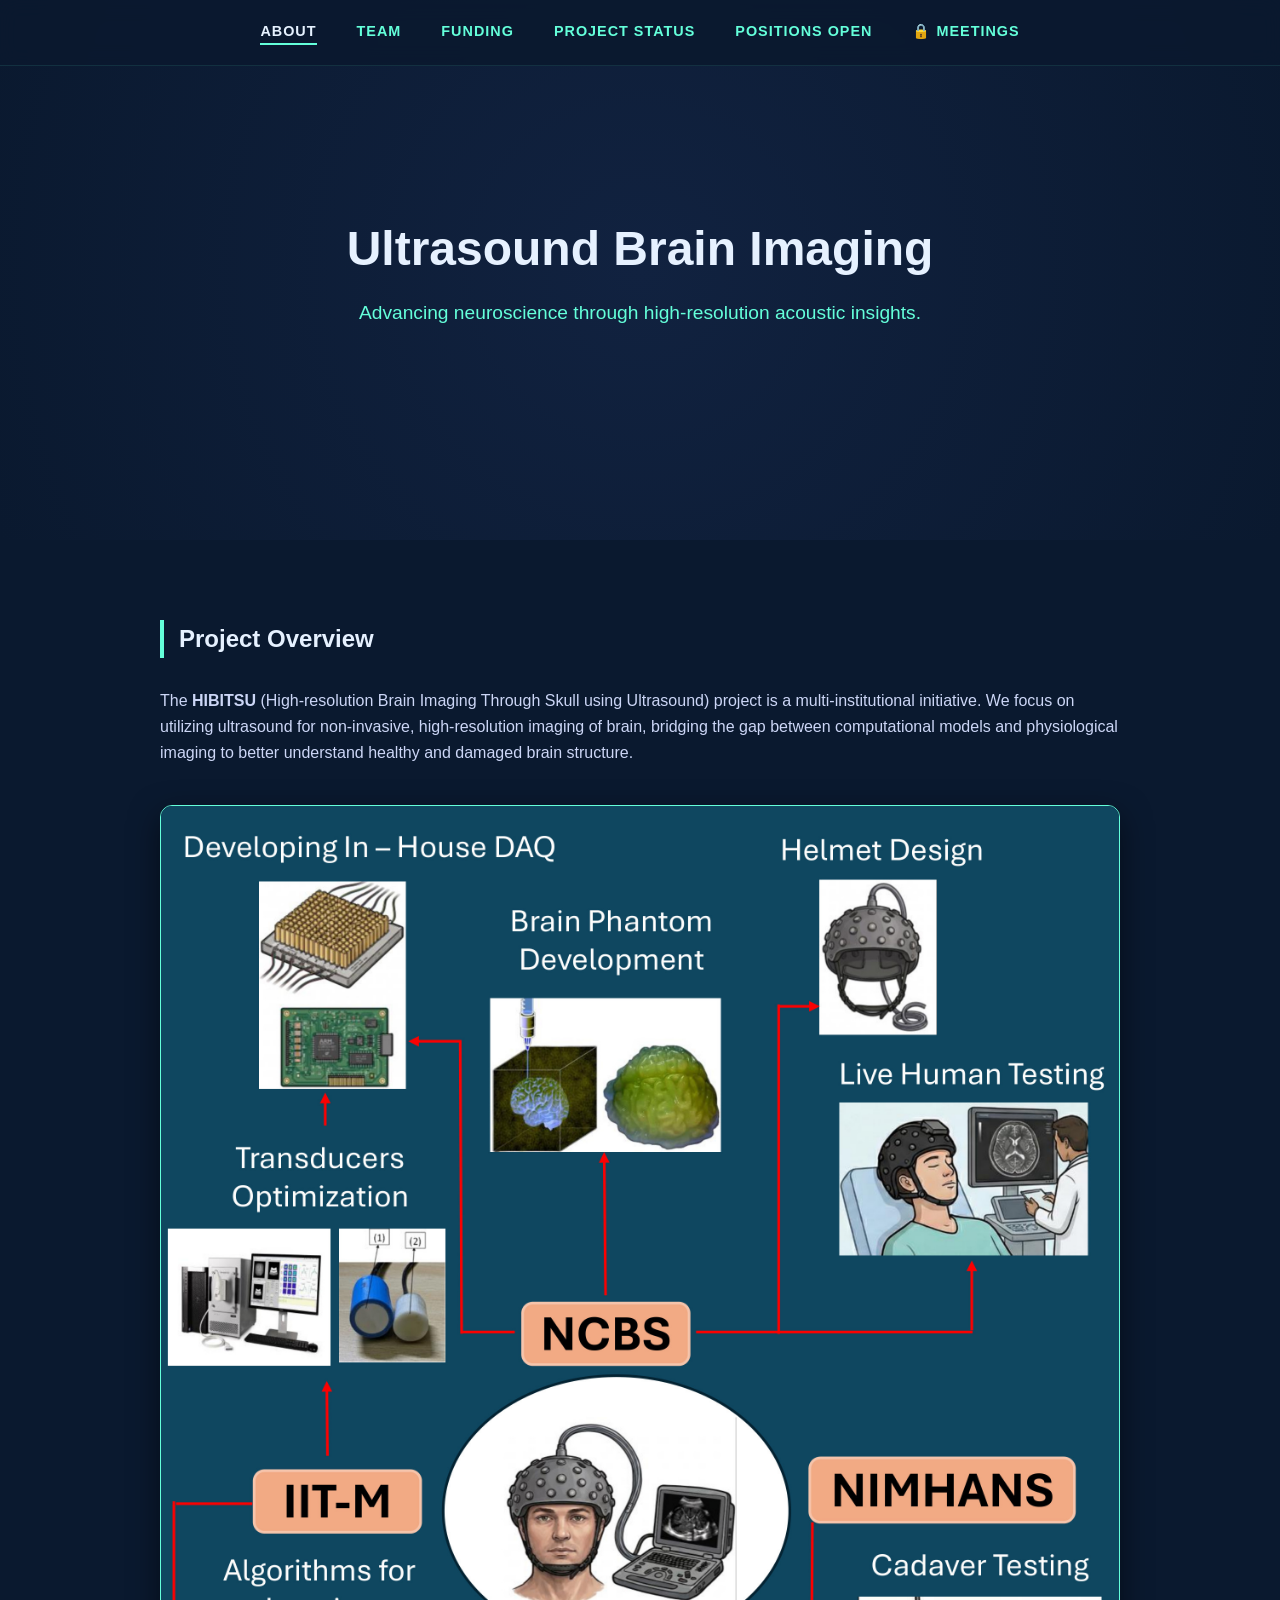
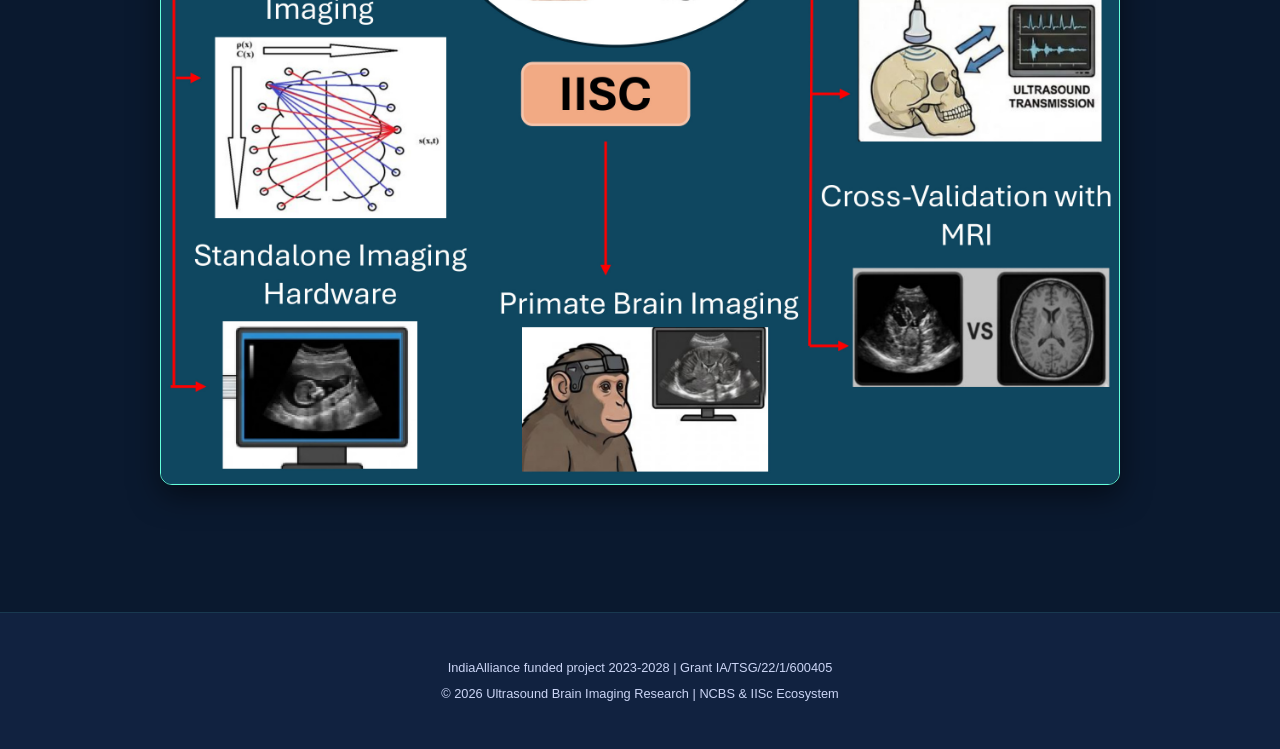
<file: index.html>
<!DOCTYPE html>
<html lang="en">
<head>
    <meta charset="UTF-8">
    <meta name="viewport" content="width=device-width, initial-scale=1.0">
    <title>High-Resolution Brain Imaging | HIBITSU</title>
    <link rel="stylesheet" href="style.css">
    <style>
        .intro-container {
            margin-top: 40px;
            text-align: center;
        }
        .intro-img {
            max-width: 100%;
            height: auto;
            border-radius: 12px;
            border: 1px solid var(--accent);
            box-shadow: 0 10px 30px rgba(0,0,0,0.5);
        }
    </style>
</head>
<body>

    <nav>
        <a href="index.html" style="color: var(--white); border-bottom: 2px solid var(--accent);">About</a>
        <a href="team.html">Team</a>
        <a href="funding.html">Funding</a>
        <a href="status.html">Project Status</a>
        <a href="positions.html">Positions Open</a>
        <a href="private.html">🔒 Meetings</a>
    </nav>

    <header>
        <h1>Ultrasound Brain Imaging</h1>
        <p>Advancing neuroscience through high-resolution acoustic insights.</p>
    </header>

    <section id="about">
        <h2>Project Overview</h2>
        <p>
            The <strong>HIBITSU</strong> (High-resolution Brain Imaging Through Skull using Ultrasound) project is a multi-institutional 
            initiative. We focus on utilizing ultrasound for non-invasive, high-resolution imaging of brain, 
            bridging the gap between computational models and physiological imaging to better understand healthy and damaged brain structure.
        </p>
        
        <div class="intro-container">
            <img src="intro.png" alt="HIBITSU Project Introduction" class="intro-img">
        </div>
    </section>

    <footer id="funding">
        <p>IndiaAlliance funded project 2023-2028 | Grant IA/TSG/22/1/600405</p>
        <p>&copy; 2026 Ultrasound Brain Imaging Research | NCBS & IISc Ecosystem</p>
    </footer>

</body>
</html>
</file>
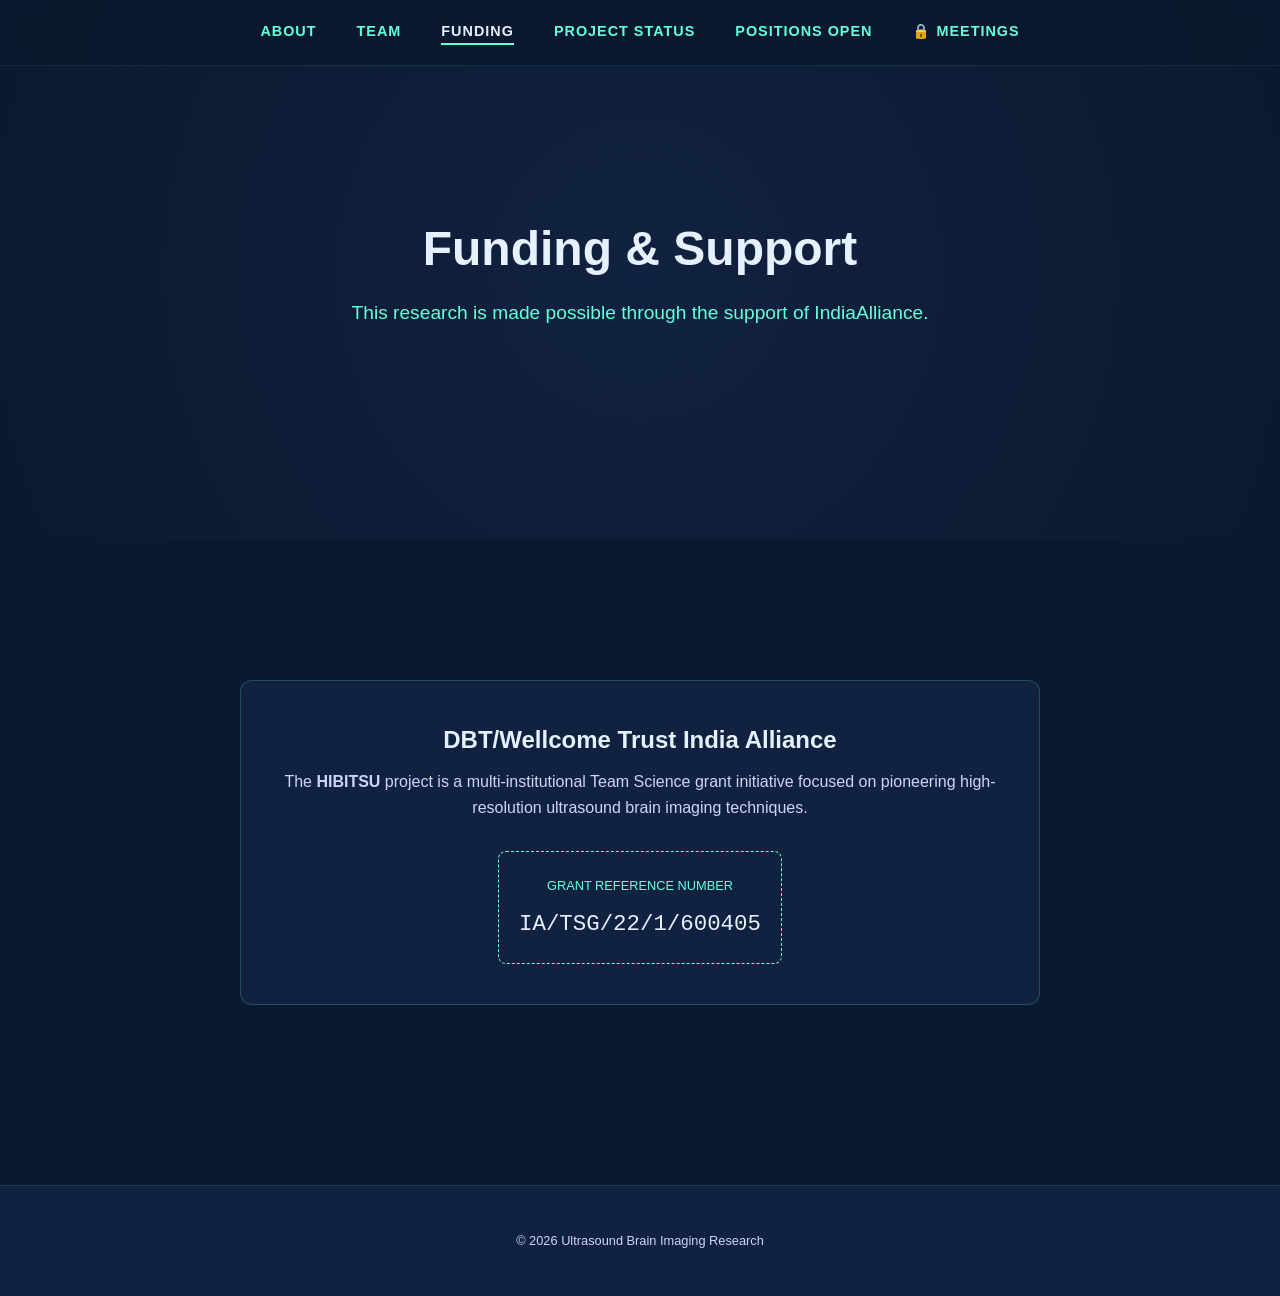
<file: funding.html>
<!DOCTYPE html>
<html lang="en">
<head>
    <meta charset="UTF-8">
    <meta name="viewport" content="width=device-width, initial-scale=1.0">
    <title>Funding | HIBITSU Project</title>
    <link rel="stylesheet" href="style.css">
    <style>
        .funding-container {
            max-width: 800px;
            margin: 60px auto;
            text-align: center;
            background: var(--light-navy);
            padding: 40px;
            border-radius: 12px;
            border: 1px solid rgba(100, 255, 218, 0.2);
        }
        .grant-box {
            margin-top: 30px;
            padding: 20px;
            border: 1px dashed var(--accent);
            display: inline-block;
            border-radius: 8px;
        }
        .grant-number {
            font-family: 'Courier New', Courier, monospace;
            font-size: 1.4rem;
            color: var(--white);
            display: block;
            margin-top: 10px;
        }
        .agency-logo {
            font-weight: bold;
            font-size: 1.5rem;
            color: var(--white);
            margin-bottom: 10px;
        }
    </style>
</head>
<body>

    <nav>
        <a href="index.html">About</a>
        <a href="team.html">Team</a>
        <a href="funding.html" style="color: var(--white); border-bottom: 2px solid var(--accent);">Funding</a>
	<a href="status.html">Project Status</a>
	<a href="positions.html">Positions Open</a>
        <a href="private.html">🔒 Meetings</a>
    </nav>

    <header>
        <h1>Funding & Support</h1>
        <p>This research is made possible through the support of IndiaAlliance.</p>
    </header>

    <section>
        <div class="funding-container">
            <div class="agency-logo">DBT/Wellcome Trust India Alliance</div>
            <p>The <strong>HIBITSU</strong> project is a multi-institutional Team Science grant initiative focused on pioneering high-resolution ultrasound brain imaging techniques.</p>
            
            <div class="grant-box">
                <span style="color: var(--accent); text-transform: uppercase; font-size: 0.8rem;">Grant Reference Number</span>
                <span class="grant-number">IA/TSG/22/1/600405</span>
            </div>
        </div>
    </section>

    <footer>
        <p>&copy; 2026 Ultrasound Brain Imaging Research</p>
    </footer>

</body>
</html>
</file>
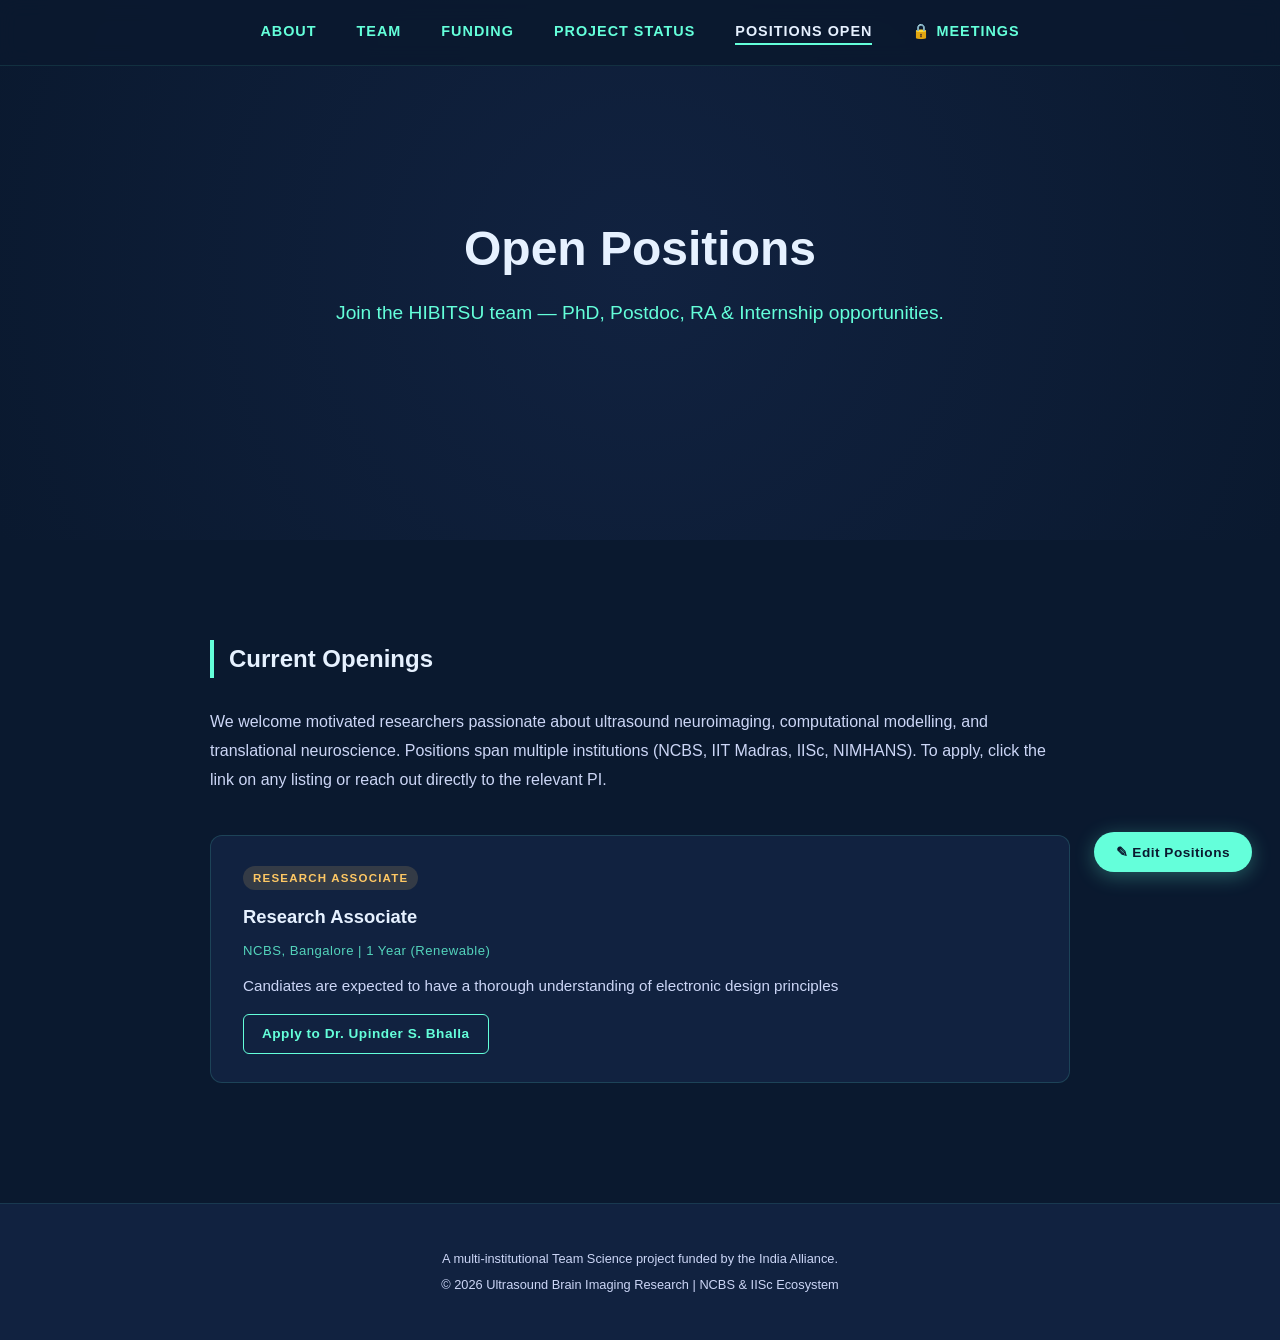
<file: positions.html>
<!DOCTYPE html>
<html lang="en">
<head>
    <meta charset="UTF-8">
    <meta name="viewport" content="width=device-width, initial-scale=1.0">
    <title>Open Positions | HIBITSU Project</title>
    <link rel="stylesheet" href="style.css">
    <style>
        /* ── Page-specific styles ── */
        .positions-section {
            max-width: 900px;
            margin: 80px auto 60px;
            padding: 20px;
        }

        .section-intro {
            margin-bottom: 40px;
            color: var(--text);
            font-size: 1rem;
            line-height: 1.8;
        }

        /* Position cards */
        .positions-list {
            display: flex;
            flex-direction: column;
            gap: 24px;
        }

        .position-card {
            background: var(--light-navy);
            border: 1px solid rgba(100,255,218,0.15);
            border-radius: 12px;
            padding: 28px 32px;
            transition: border-color 0.3s, transform 0.3s;
            position: relative;
        }

        .position-card:hover {
            border-color: var(--accent);
            transform: translateY(-3px);
        }

        .position-card .badge {
            display: inline-block;
            font-size: 0.72rem;
            font-weight: 700;
            letter-spacing: 1.2px;
            text-transform: uppercase;
            padding: 3px 10px;
            border-radius: 20px;
            margin-bottom: 12px;
        }

        .badge-phd    { background: rgba(100,255,218,0.15); color: var(--accent); }
        .badge-postdoc{ background: rgba(100,180,255,0.15); color: #64b8ff; }
        .badge-ra     { background: rgba(255,200,100,0.15); color: #ffc864; }
        .badge-intern { background: rgba(220,130,255,0.15); color: #dc82ff; }

        .position-card h3 {
            color: var(--white);
            font-size: 1.15rem;
            margin-bottom: 8px;
        }

        .position-card .meta {
            font-size: 0.82rem;
            color: var(--accent);
            opacity: 0.8;
            margin-bottom: 12px;
            letter-spacing: 0.5px;
        }

        .position-card p {
            color: var(--text);
            font-size: 0.95rem;
            line-height: 1.7;
        }

        .apply-link {
            display: inline-block;
            margin-top: 16px;
            padding: 8px 18px;
            border: 1px solid var(--accent);
            border-radius: 6px;
            color: var(--accent);
            text-decoration: none;
            font-size: 0.85rem;
            font-weight: 600;
            letter-spacing: 0.5px;
            transition: background 0.2s, color 0.2s;
        }

        .apply-link:hover {
            background: rgba(100,255,218,0.1);
        }

        /* Empty state */
        .empty-state {
            text-align: center;
            padding: 60px 20px;
            color: var(--text);
            opacity: 0.5;
        }

        .empty-state svg { margin-bottom: 16px; opacity: 0.4; }

        /* ── Admin toolbar ── */
        .admin-bar {
            position: fixed;
            bottom: 28px;
            right: 28px;
            z-index: 900;
        }

        .admin-bar button {
            background: var(--accent);
            color: var(--navy);
            border: none;
            border-radius: 50px;
            padding: 12px 22px;
            font-weight: 700;
            font-size: 0.85rem;
            letter-spacing: 0.5px;
            cursor: pointer;
            box-shadow: 0 4px 20px rgba(100,255,218,0.3);
            transition: transform 0.2s, box-shadow 0.2s;
        }

        .admin-bar button:hover {
            transform: translateY(-2px);
            box-shadow: 0 6px 24px rgba(100,255,218,0.45);
        }

        /* ── Overlay / Modal ── */
        .overlay {
            display: none;
            position: fixed; inset: 0;
            background: rgba(0,0,0,0.75);
            backdrop-filter: blur(4px);
            z-index: 1100;
            align-items: center;
            justify-content: center;
        }

        .overlay.active { display: flex; }

        .modal {
            background: var(--light-navy);
            border: 1px solid rgba(100,255,218,0.25);
            border-radius: 16px;
            width: 96%;
            max-width: 560px;
            padding: 36px 36px 28px;
            position: relative;
            max-height: 90vh;
            overflow-y: auto;
        }

        .modal h2 {
            color: var(--white);
            border-left: 4px solid var(--accent);
            padding-left: 14px;
            margin-bottom: 24px;
            font-size: 1.2rem;
        }

        .modal-close {
            position: absolute;
            top: 16px; right: 20px;
            background: none;
            border: none;
            color: var(--text);
            font-size: 1.4rem;
            cursor: pointer;
            opacity: 0.6;
            transition: opacity 0.2s;
        }

        .modal-close:hover { opacity: 1; }

        /* Form elements */
        .form-group {
            margin-bottom: 18px;
        }

        .form-group label {
            display: block;
            font-size: 0.8rem;
            font-weight: 600;
            text-transform: uppercase;
            letter-spacing: 1px;
            color: var(--accent);
            margin-bottom: 7px;
        }

        .form-group input,
        .form-group select,
        .form-group textarea {
            width: 100%;
            background: rgba(10,25,47,0.8);
            border: 1px solid rgba(100,255,218,0.2);
            border-radius: 8px;
            padding: 10px 14px;
            color: var(--white);
            font-size: 0.95rem;
            font-family: inherit;
            transition: border-color 0.2s;
            outline: none;
        }

        .form-group input:focus,
        .form-group select:focus,
        .form-group textarea:focus {
            border-color: var(--accent);
        }

        .form-group textarea {
            min-height: 90px;
            resize: vertical;
        }

        .form-group select option {
            background: var(--navy);
        }

        .form-actions {
            display: flex;
            gap: 12px;
            margin-top: 24px;
        }

        .btn-primary {
            flex: 1;
            background: var(--accent);
            color: var(--navy);
            border: none;
            border-radius: 8px;
            padding: 11px;
            font-weight: 700;
            font-size: 0.9rem;
            cursor: pointer;
            transition: opacity 0.2s;
        }

        .btn-primary:hover { opacity: 0.85; }

        .btn-secondary {
            flex: 1;
            background: transparent;
            color: var(--text);
            border: 1px solid rgba(100,255,218,0.25);
            border-radius: 8px;
            padding: 11px;
            font-weight: 600;
            font-size: 0.9rem;
            cursor: pointer;
            transition: border-color 0.2s;
        }

        .btn-secondary:hover { border-color: var(--accent); color: var(--accent); }

        /* Error / success messages */
        .msg-error   { color: #ff6b6b; font-size: 0.85rem; margin-top: 8px; }
        .msg-success { color: var(--accent); font-size: 0.85rem; margin-top: 8px; }

        /* Edit / delete buttons on cards (admin mode) */
        .card-actions {
            position: absolute;
            top: 16px; right: 16px;
            display: none;
            gap: 8px;
        }

        body.admin-mode .card-actions { display: flex; }

        .card-actions button {
            background: rgba(10,25,47,0.9);
            border: 1px solid rgba(100,255,218,0.25);
            border-radius: 6px;
            padding: 5px 10px;
            font-size: 0.78rem;
            font-weight: 600;
            cursor: pointer;
            transition: border-color 0.2s, color 0.2s;
        }

        .btn-edit   { color: var(--accent); }
        .btn-delete { color: #ff6b6b; }

        .btn-edit:hover   { border-color: var(--accent); }
        .btn-delete:hover { border-color: #ff6b6b; }

        /* Admin mode indicator */
        .admin-indicator {
            display: none;
            position: fixed;
            top: 72px; right: 16px;
            background: rgba(100,255,218,0.1);
            border: 1px solid var(--accent);
            border-radius: 8px;
            padding: 6px 14px;
            font-size: 0.75rem;
            font-weight: 700;
            color: var(--accent);
            letter-spacing: 1px;
            text-transform: uppercase;
            z-index: 800;
        }

        body.admin-mode .admin-indicator { display: block; }
    </style>
</head>
<body>

<nav>
    <a href="index.html">About</a>
    <a href="team.html">Team</a>
    <a href="funding.html">Funding</a>
    <a href="status.html">Project Status</a>
    <a href="positions.html" style="color: var(--white); border-bottom: 2px solid var(--accent);">Positions Open</a>
    <a href="private.html">🔒 Meetings</a>
</nav>

<header>
    <h1>Open Positions</h1>
    <p>Join the HIBITSU team — PhD, Postdoc, RA & Internship opportunities.</p>
</header>

<div class="admin-indicator">✎ Admin Mode</div>

<section class="positions-section">
    <h2>Current Openings</h2>
    <p class="section-intro">
        We welcome motivated researchers passionate about ultrasound neuroimaging,
        computational modelling, and translational neuroscience. Positions span
        multiple institutions (NCBS, IIT Madras, IISc, NIMHANS). To apply, click
        the link on any listing or reach out directly to the relevant PI.
    </p>

    <div class="positions-list" id="positionsList">
        <!-- positions rendered here by JS -->
    </div>
</section>

<footer>
    <p>A multi-institutional Team Science project funded by the India Alliance.</p>
    <p>&copy; 2026 Ultrasound Brain Imaging Research | NCBS &amp; IISc Ecosystem</p>
</footer>

<!-- Admin FAB -->
<div class="admin-bar">
    <button id="adminBtn" onclick="openAuth()">✎ Edit Positions</button>
</div>

<!-- ── Password Modal ── -->
<div class="overlay" id="authOverlay">
    <div class="modal">
        <button class="modal-close" onclick="closeModal('authOverlay')">×</button>
        <h2>Admin Access</h2>
        <div class="form-group">
            <label>Password</label>
            <input type="password" id="pwInput" placeholder="Enter admin password" onkeydown="if(event.key==='Enter')checkPassword()">
        </div>
        <div id="pwError" class="msg-error" style="display:none">Incorrect password. Try again.</div>
        <div class="form-actions">
            <button class="btn-primary" onclick="checkPassword()">Unlock</button>
            <button class="btn-secondary" onclick="closeModal('authOverlay')">Cancel</button>
        </div>
    </div>
</div>

<!-- ── Add / Edit Position Modal ── -->
<div class="overlay" id="editOverlay">
    <div class="modal">
        <button class="modal-close" onclick="closeModal('editOverlay')">×</button>
        <h2 id="editModalTitle">Add Position</h2>

        <div class="form-group">
            <label>Position Title *</label>
            <input type="text" id="fTitle" placeholder="e.g. PhD Student – Computational Neuroscience">
        </div>
        <div class="form-group">
            <label>Type *</label>
            <select id="fType">
                <option value="phd">PhD Student</option>
                <option value="postdoc">Postdoc</option>
                <option value="ra">Research Associate</option>
                <option value="intern">Intern / Project Student</option>
            </select>
        </div>
        <div class="form-group">
            <label>Institution / Location</label>
            <input type="text" id="fMeta" placeholder="e.g. NCBS, Bangalore | 5 Years">
        </div>
        <div class="form-group">
            <label>Description *</label>
            <textarea id="fDesc" placeholder="Describe the role, responsibilities, and required background…"></textarea>
        </div>
        <div class="form-group">
            <label>Apply / Contact Link</label>
            <input type="text" id="fLink" placeholder="mailto:pi@institution.in  or  https://…">
        </div>
        <div class="form-group">
            <label>Apply Button Label</label>
            <input type="text" id="fLinkLabel" placeholder="Apply Now">
        </div>

        <div id="editError" class="msg-error" style="display:none">Please fill in all required fields.</div>
        <div class="form-actions">
            <button class="btn-primary" onclick="savePosition()">Save Position</button>
            <button class="btn-secondary" onclick="closeModal('editOverlay')">Cancel</button>
        </div>
    </div>
</div>

<!-- ── Confirm Delete Modal ── -->
<div class="overlay" id="deleteOverlay">
    <div class="modal" style="max-width:400px; text-align:center">
        <button class="modal-close" onclick="closeModal('deleteOverlay')">×</button>
        <h2 style="border:none; padding:0; margin-bottom:12px; justify-content:center; display:flex;">Delete Position?</h2>
        <p style="margin-bottom:24px; opacity:0.8; font-size:0.95rem;">This cannot be undone.</p>
        <div class="form-actions">
            <button class="btn-primary" style="background:#ff6b6b" onclick="confirmDelete()">Delete</button>
            <button class="btn-secondary" onclick="closeModal('deleteOverlay')">Cancel</button>
        </div>
    </div>
</div>

<script>
// ── Config ──────────────────────────────────────────────────────────────────
const ADMIN_PASSWORD = "Khulja_Sim_Sim@2026";   // ← change this to your desired password

// ── State ───────────────────────────────────────────────────────────────────
let positions   = [];
let isAdmin     = false;
let editingId   = null;   // null = new, otherwise id of position being edited
let deletingId  = null;
let nextId      = 100;

// ── Seed data (shown on first load) ─────────────────────────────────────────
const SEED = [
    {
        id: 1,
        type: "ra",
        title: "Research Associate",
        meta: "NCBS, Bangalore | 1 Year (Renewable)",
        desc: "Candiates are expected to have a thorough understanding of electronic design principles",
        link: "mailto:bhalla@ncbs.res.in",
        linkLabel: "Apply to Dr. Upinder S. Bhalla"
    }
];

// ── Bootstrap ────────────────────────────────────────────────────────────────
document.addEventListener("DOMContentLoaded", function() {
    positions = JSON.parse(JSON.stringify(SEED));
    render();
});
// ── Render ───────────────────────────────────────────────────────────────────
const BADGE_MAP = { phd:"PhD", postdoc:"Postdoc", ra:"Research Associate", intern:"Intern / Project Student" };

function render() {
    const list = document.getElementById("positionsList");
    if (!positions.length) {
        list.innerHTML = `
            <div class="empty-state">
                <svg width="48" height="48" fill="none" viewBox="0 0 24 24" stroke="currentColor">
                    <path stroke-linecap="round" stroke-linejoin="round" stroke-width="1.5"
                          d="M9 12h6m-3-3v6M5 20h14a2 2 0 002-2V8l-5-5H5a2 2 0 00-2 2v13a2 2 0 002 2z"/>
                </svg>
                <p>No open positions at the moment.<br>Check back soon!</p>
            </div>`;
        return;
    }

    list.innerHTML = positions.map(p => `
        <div class="position-card" id="card-${p.id}">
            <div class="card-actions">
                <button class="btn-edit"   onclick="openEdit(${p.id})">✎ Edit</button>
                <button class="btn-delete" onclick="openDelete(${p.id})">✕ Delete</button>
            </div>
            <span class="badge badge-${p.type}">${BADGE_MAP[p.type] || p.type}</span>
            <h3>${esc(p.title)}</h3>
            ${p.meta ? `<div class="meta">${esc(p.meta)}</div>` : ""}
            <p>${esc(p.desc)}</p>
            ${p.link ? `<a href="${esc(p.link)}" target="_blank" class="apply-link">${esc(p.linkLabel || "Apply Now")}</a>` : ""}
        </div>
    `).join("");
}

function esc(str) {
    return String(str)
        .replace(/&/g,"&amp;")
        .replace(/</g,"&lt;")
        .replace(/>/g,"&gt;")
        .replace(/"/g,"&quot;");
}

// ── Auth ─────────────────────────────────────────────────────────────────────
function openAuth() {
    if (isAdmin) {
        exitAdmin();
        return;
    }
    document.getElementById("pwInput").value = "";
    document.getElementById("pwError").style.display = "none";
    openModal("authOverlay");
    setTimeout(() => document.getElementById("pwInput").focus(), 80);
}

function enterAdmin() {
    isAdmin = true;
    document.body.classList.add("admin-mode");
    document.getElementById("adminBtn").textContent = "✓ Exit Edit Mode";
    const bar = document.querySelector(".admin-bar");
    if (!document.getElementById("addBtn")) {
        const addBtn = document.createElement("button");
        addBtn.id = "addBtn";
        addBtn.textContent = "+ Add Position";
        addBtn.style.marginRight = "10px";
        addBtn.onclick = () => openEdit(null);
        bar.insertBefore(addBtn, bar.firstChild);
    } else {
        document.getElementById("addBtn").style.display = "inline-block";
    }
}

function exitAdmin() {
    isAdmin = false;
    document.body.classList.remove("admin-mode");
    document.getElementById("adminBtn").textContent = "✎ Edit Positions";
    const addBtn = document.getElementById("addBtn");
    if (addBtn) addBtn.style.display = "none";
}

function checkPassword() {
    const val = document.getElementById("pwInput").value;
    if (val === ADMIN_PASSWORD) {
        closeModal("authOverlay");
        enterAdmin();
    } else {
        document.getElementById("pwError").style.display = "block";
        document.getElementById("pwInput").value = "";
        document.getElementById("pwInput").focus();
    }
}

// ── Edit / Add ───────────────────────────────────────────────────────────────
function openEdit(id) {
    editingId = id;
    const p = id ? positions.find(x => x.id === id) : null;
    document.getElementById("editModalTitle").textContent = id ? "Edit Position" : "Add Position";
    document.getElementById("fTitle").value     = p ? p.title     : "";
    document.getElementById("fType").value      = p ? p.type      : "phd";
    document.getElementById("fMeta").value      = p ? p.meta      : "";
    document.getElementById("fDesc").value      = p ? p.desc      : "";
    document.getElementById("fLink").value      = p ? p.link      : "";
    document.getElementById("fLinkLabel").value = p ? p.linkLabel : "";
    document.getElementById("editError").style.display = "none";
    openModal("editOverlay");
}

function savePosition() {
    const title = document.getElementById("fTitle").value.trim();
    const desc  = document.getElementById("fDesc").value.trim();
    if (!title || !desc) {
        document.getElementById("editError").style.display = "block";
        return;
    }
    const entry = {
        id:        editingId || (nextId++),
        type:      document.getElementById("fType").value,
        title,
        meta:      document.getElementById("fMeta").value.trim(),
        desc,
        link:      document.getElementById("fLink").value.trim(),
        linkLabel: document.getElementById("fLinkLabel").value.trim() || "Apply Now"
    };

    if (editingId) {
        const idx = positions.findIndex(x => x.id === editingId);
        positions[idx] = entry;
    } else {
        positions.push(entry);
    }

    render();
    closeModal("editOverlay");
}

// ── Delete ───────────────────────────────────────────────────────────────────
function openDelete(id) {
    deletingId = id;
    openModal("deleteOverlay");
}

function confirmDelete() {
    positions = positions.filter(x => x.id !== deletingId);
    render();
    closeModal("deleteOverlay");
}

// ── Modal helpers ────────────────────────────────────────────────────────────
function openModal(id)  { document.getElementById(id).classList.add("active"); }
function closeModal(id) { document.getElementById(id).classList.remove("active"); }

// Close on backdrop click
document.querySelectorAll(".overlay").forEach(ov => {
    ov.addEventListener("click", e => { if (e.target === ov) ov.classList.remove("active"); });
});
</script>

</body>
</html>
</file>
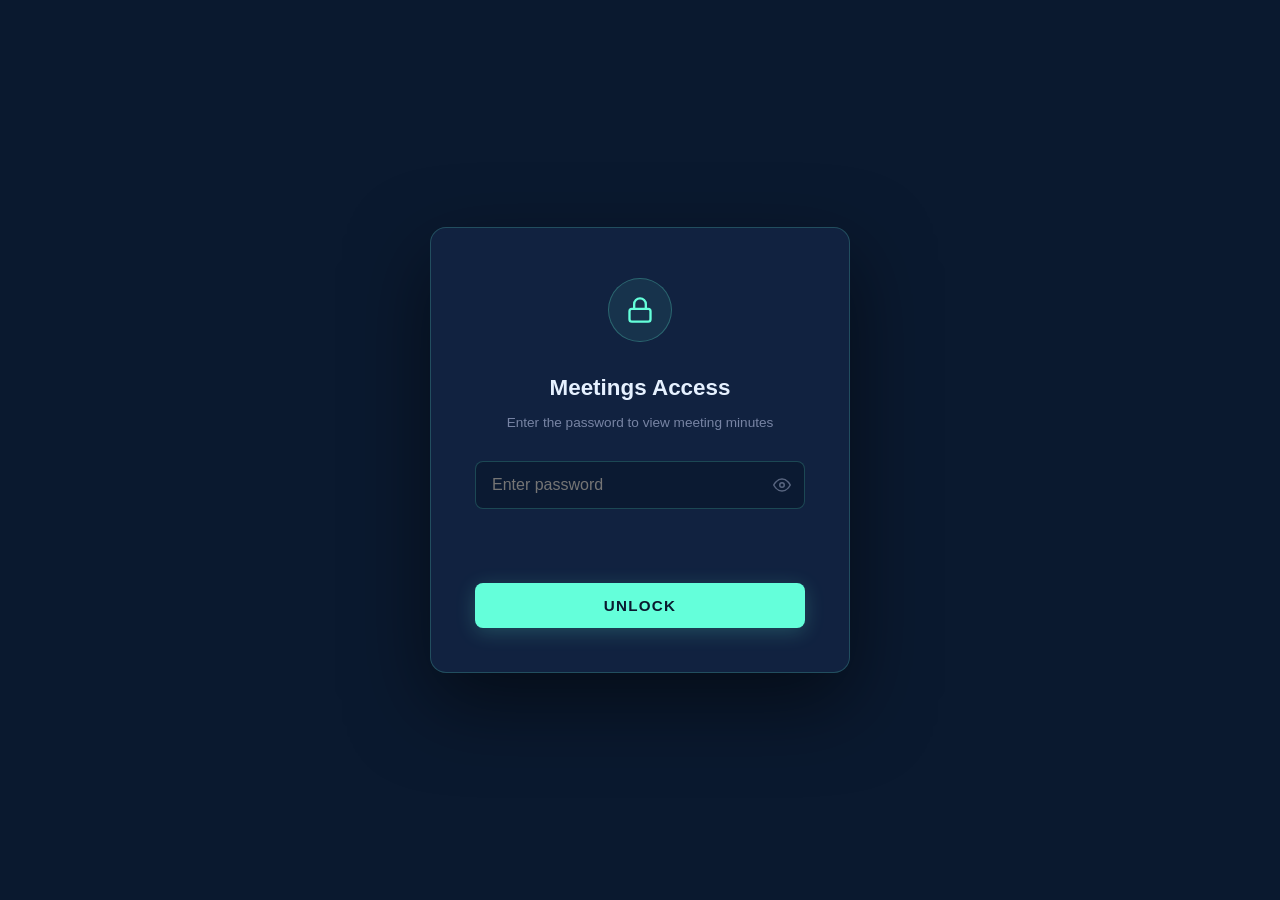
<file: private.html>
<!DOCTYPE html>
<html lang="en">
<head>
    <meta charset="UTF-8">
    <meta name="viewport" content="width=device-width, initial-scale=1.0">
    <title>Meetings | HIBITSU</title>
    <link rel="stylesheet" href="style.css">
    <style>
        #lock-screen {
            position: fixed; inset: 0;
            background: var(--navy);
            display: flex; align-items: center; justify-content: center;
            z-index: 9999;
        }

        .lock-card {
            background: var(--light-navy);
            border: 1px solid rgba(100, 255, 218, 0.2);
            border-radius: 16px;
            padding: 50px 44px 44px;
            width: 100%; max-width: 420px;
            box-shadow: 0 30px 80px rgba(0,0,0,0.5);
            display: flex; flex-direction: column; align-items: center; gap: 28px;
            animation: cardIn 0.5s cubic-bezier(0.16, 1, 0.3, 1) both;
        }

        @keyframes cardIn {
            from { opacity: 0; transform: translateY(24px) scale(0.97); }
            to   { opacity: 1; transform: translateY(0) scale(1); }
        }

        .lock-icon {
            width: 64px; height: 64px;
            background: rgba(100, 255, 218, 0.08); border-radius: 50%;
            display: flex; align-items: center; justify-content: center;
            border: 1.5px solid rgba(100, 255, 218, 0.25);
        }

        .lock-icon svg { width: 28px; height: 28px; stroke: var(--accent); fill: none; stroke-width: 2; stroke-linecap: round; stroke-linejoin: round; }

        .lock-title { text-align: center; }
        .lock-title h2 { color: var(--white); font-size: 1.4rem; font-weight: 700; border: none; padding: 0; margin-bottom: 6px; }
        .lock-title p  { color: rgba(204, 214, 246, 0.55); font-size: 0.85rem; }

        .input-wrap { position: relative; width: 100%; }

        .input-wrap input {
            width: 100%; padding: 14px 48px 14px 16px;
            background: rgba(10, 25, 47, 0.8);
            border: 1px solid rgba(100, 255, 218, 0.2);
            border-radius: 8px; color: var(--white); font-size: 1rem; outline: none;
            transition: border-color 0.2s, box-shadow 0.2s;
        }

        .input-wrap input:focus { border-color: var(--accent); box-shadow: 0 0 0 3px rgba(100,255,218,0.1); }

        .input-wrap input.error {
            border-color: #ff6b8a; box-shadow: 0 0 0 3px rgba(255,107,138,0.12);
            animation: shake 0.4s ease;
        }

        @keyframes shake {
            0%,100%{transform:translateX(0)} 20%{transform:translateX(-8px)} 40%{transform:translateX(8px)} 60%{transform:translateX(-5px)} 80%{transform:translateX(5px)}
        }

        .toggle-pw {
            position: absolute; right: 14px; top: 50%; transform: translateY(-50%);
            background: none; border: none; cursor: pointer; padding: 0;
            color: rgba(204,214,246,0.4); transition: color 0.2s; display: flex; align-items: center;
        }
        .toggle-pw:hover { color: var(--accent); }
        .toggle-pw svg { width: 18px; height: 18px; stroke: currentColor; fill: none; stroke-width: 2; stroke-linecap: round; stroke-linejoin: round; }

        .error-msg { font-size: 0.8rem; color: #ff6b8a; text-align: center; min-height: 18px; }

        .unlock-btn {
            width: 100%; padding: 14px;
            background: var(--accent); color: var(--navy);
            border: none; border-radius: 8px;
            font-size: 0.95rem; font-weight: 700; letter-spacing: 0.08em; text-transform: uppercase;
            cursor: pointer; transition: background 0.2s, transform 0.15s, box-shadow 0.2s;
            box-shadow: 0 4px 20px rgba(100,255,218,0.2);
        }
        .unlock-btn:hover { background: #7fffea; transform: translateY(-1px); box-shadow: 0 8px 28px rgba(100,255,218,0.3); }

        .lock-screen-fade { animation: fadeOut 0.4s ease forwards; }
        @keyframes fadeOut { to { opacity: 0; pointer-events: none; } }

        /* Meetings content */
        #meetings-content { display: none; }
        #meetings-content.visible { display: block; }

        .meetings-section {
            max-width: 860px;
            margin: 100px auto 60px;
            padding: 20px;
        }

        .meetings-section > h2 {
            color: var(--white);
            border-left: 4px solid var(--accent);
            padding-left: 15px;
            margin-bottom: 36px;
        }

        .section-badge {
            display: inline-flex; align-items: center; gap: 6px;
            background: rgba(100, 255, 218, 0.08);
            border: 1px solid rgba(100, 255, 218, 0.2);
            border-radius: 20px; padding: 4px 12px;
            font-size: 0.75rem; color: var(--accent);
            text-transform: uppercase; letter-spacing: 0.08em;
            margin-bottom: 32px;
        }

        .group-label {
            color: rgba(204, 214, 246, 0.35);
            font-size: 0.72rem; text-transform: uppercase;
            letter-spacing: 0.12em; margin: 28px 0 12px 4px;
        }

        .meetings-list { display: flex; flex-direction: column; gap: 14px; }

        .meeting-card {
            background: var(--light-navy);
            border: 1px solid rgba(100, 255, 218, 0.12);
            border-radius: 10px; padding: 20px 24px;
            display: flex; align-items: center; justify-content: space-between;
            text-decoration: none; gap: 20px;
            transition: border-color 0.25s, transform 0.2s, box-shadow 0.2s;
        }

        .meeting-card:hover {
            border-color: var(--accent);
            transform: translateX(6px);
            box-shadow: 0 8px 30px rgba(0,0,0,0.3);
        }

        .meeting-info { display: flex; align-items: center; gap: 18px; }

        .meeting-icon {
            width: 44px; height: 44px; flex-shrink: 0;
            background: rgba(100, 255, 218, 0.07); border-radius: 8px;
            display: flex; align-items: center; justify-content: center;
            border: 1px solid rgba(100, 255, 218, 0.15);
        }

        .meeting-icon svg { width: 20px; height: 20px; stroke: var(--accent); fill: none; stroke-width: 2; stroke-linecap: round; stroke-linejoin: round; }

        .meeting-meta { display: flex; flex-direction: column; gap: 4px; }
        .meeting-date  { color: var(--white); font-size: 1rem; font-weight: 600; }
        .meeting-label { color: rgba(204, 214, 246, 0.5); font-size: 0.78rem; text-transform: uppercase; letter-spacing: 0.08em; }

        .meeting-arrow { color: var(--accent); opacity: 0.5; transition: opacity 0.2s, transform 0.2s; flex-shrink: 0; }
        .meeting-card:hover .meeting-arrow { opacity: 1; transform: translateX(4px); }
        .meeting-arrow svg { width: 20px; height: 20px; stroke: currentColor; fill: none; stroke-width: 2; stroke-linecap: round; stroke-linejoin: round; }
    </style>
</head>
<body>

<!-- LOCK SCREEN -->
<div id="lock-screen">
    <div class="lock-card">
        <div class="lock-icon">
            <svg viewBox="0 0 24 24">
                <rect x="3" y="11" width="18" height="11" rx="2"></rect>
                <path d="M7 11V7a5 5 0 0 1 10 0v4"></path>
            </svg>
        </div>
        <div class="lock-title">
            <h2>Meetings Access</h2>
            <p>Enter the password to view meeting minutes</p>
        </div>
        <div class="input-wrap">
            <input type="password" id="pw-input" placeholder="Enter password" autocomplete="off" />
            <button class="toggle-pw" onclick="toggleVisibility()" type="button">
                <svg id="eye-icon" viewBox="0 0 24 24">
                    <path d="M1 12s4-8 11-8 11 8 11 8-4 8-11 8-11-8-11-8z"></path>
                    <circle cx="12" cy="12" r="3"></circle>
                </svg>
            </button>
        </div>
        <p class="error-msg" id="error-msg"></p>
        <button class="unlock-btn" onclick="checkPassword()">Unlock</button>
    </div>
</div>

<!-- MEETINGS CONTENT -->
<div id="meetings-content">
    <nav>
        <a href="index.html">About</a>
        <a href="team.html">Team</a>
        <a href="funding.html">Funding</a>
        <a href="status.html">Project Status</a>
        <a href="private.html" style="color: var(--white); border-bottom: 2px solid var(--accent);">🔒 Meetings</a>
    </nav>

    <div class="meetings-section">
        <h2>Meeting Minutes</h2>

        <div class="section-badge">
            <svg viewBox="0 0 24 24" width="12" height="12" stroke="currentColor" fill="none" stroke-width="2.5" stroke-linecap="round" stroke-linejoin="round">
                <path d="M12 22s8-4 8-10V5l-8-3-8 3v7c0 6 8 10 8 10z"></path>
            </svg>
            Restricted — Authorized Personnel Only
        </div>

        <p class="group-label">SAC Meeting</p>
        <div class="meetings-list">
            <a class="meeting-card" href="SAC_meeting_minutes.pdf" target="_blank">
                <div class="meeting-info">
                    <div class="meeting-icon">
                        <svg viewBox="0 0 24 24"><path d="M14 2H6a2 2 0 0 0-2 2v16a2 2 0 0 0 2 2h12a2 2 0 0 0 2-2V8z"></path><polyline points="14 2 14 8 20 8"></polyline><line x1="16" y1="13" x2="8" y2="13"></line><line x1="16" y1="17" x2="8" y2="17"></line></svg>
                    </div>
                    <div class="meeting-meta">
                        <span class="meeting-date">25 March 2026</span>
                        <span class="meeting-label">SAC Meeting Minutes · PDF</span>
                    </div>
                </div>
                <div class="meeting-arrow">
                    <svg viewBox="0 0 24 24"><polyline points="9 18 15 12 9 6"></polyline></svg>
                </div>
            </a>
        </div>

        <p class="group-label">Team Meetings</p>
        <div class="meetings-list">
            <a class="meeting-card" href="Minutes_12_Dec_2025.pdf" target="_blank">
                <div class="meeting-info">
                    <div class="meeting-icon">
                        <svg viewBox="0 0 24 24"><path d="M14 2H6a2 2 0 0 0-2 2v16a2 2 0 0 0 2 2h12a2 2 0 0 0 2-2V8z"></path><polyline points="14 2 14 8 20 8"></polyline><line x1="16" y1="13" x2="8" y2="13"></line><line x1="16" y1="17" x2="8" y2="17"></line></svg>
                    </div>
                    <div class="meeting-meta">
                        <span class="meeting-date">12 December 2025</span>
                        <span class="meeting-label">Meeting Minutes · PDF</span>
                    </div>
                </div>
                <div class="meeting-arrow">
                    <svg viewBox="0 0 24 24"><polyline points="9 18 15 12 9 6"></polyline></svg>
                </div>
            </a>

            <a class="meeting-card" href="Minutes_19_06_2025.pdf" target="_blank">
                <div class="meeting-info">
                    <div class="meeting-icon">
                        <svg viewBox="0 0 24 24"><path d="M14 2H6a2 2 0 0 0-2 2v16a2 2 0 0 0 2 2h12a2 2 0 0 0 2-2V8z"></path><polyline points="14 2 14 8 20 8"></polyline><line x1="16" y1="13" x2="8" y2="13"></line><line x1="16" y1="17" x2="8" y2="17"></line></svg>
                    </div>
                    <div class="meeting-meta">
                        <span class="meeting-date">19 June 2025</span>
                        <span class="meeting-label">Meeting Minutes · PDF</span>
                    </div>
                </div>
                <div class="meeting-arrow">
                    <svg viewBox="0 0 24 24"><polyline points="9 18 15 12 9 6"></polyline></svg>
                </div>
            </a>
        </div>
    </div>

    <footer>
        <p>IndiaAlliance funded project 2023-2028 | Grant IA/TSG/22/1/600405</p>
        <p>&copy; 2026 Ultrasound Brain Imaging Research | NCBS & IISc Ecosystem</p>
    </footer>
</div>

<script>
    const CORRECT = "Khulja_Sim_Sim@2026";

    function checkPassword() {
        const input = document.getElementById('pw-input');
        const errorMsg = document.getElementById('error-msg');
        const lockScreen = document.getElementById('lock-screen');
        const content = document.getElementById('meetings-content');

        if (input.value === CORRECT) {
            errorMsg.textContent = '';
            lockScreen.classList.add('lock-screen-fade');
            setTimeout(() => {
                lockScreen.style.display = 'none';
                content.classList.add('visible');
            }, 400);
        } else {
            input.classList.remove('error');
            void input.offsetWidth;
            input.classList.add('error');
            errorMsg.textContent = 'Incorrect password. Please try again.';
            input.value = '';
            setTimeout(() => input.classList.remove('error'), 500);
        }
    }

    function toggleVisibility() {
        const input = document.getElementById('pw-input');
        const icon = document.getElementById('eye-icon');
        if (input.type === 'password') {
            input.type = 'text';
            icon.innerHTML = '<path d="M17.94 17.94A10.07 10.07 0 0 1 12 20c-7 0-11-8-11-8a18.45 18.45 0 0 1 5.06-5.94M9.9 4.24A9.12 9.12 0 0 1 12 4c7 0 11 8 11 8a18.5 18.5 0 0 1-2.16 3.19m-6.72-1.07a3 3 0 1 1-4.24-4.24"></path><line x1="1" y1="1" x2="23" y2="23"></line>';
        } else {
            input.type = 'password';
            icon.innerHTML = '<path d="M1 12s4-8 11-8 11 8 11 8-4 8-11 8-11-8-11-8z"></path><circle cx="12" cy="12" r="3"></circle>';
        }
    }

    document.getElementById('pw-input').addEventListener('keydown', e => {
        if (e.key === 'Enter') checkPassword();
    });
</script>
</body>
</html>
</file>
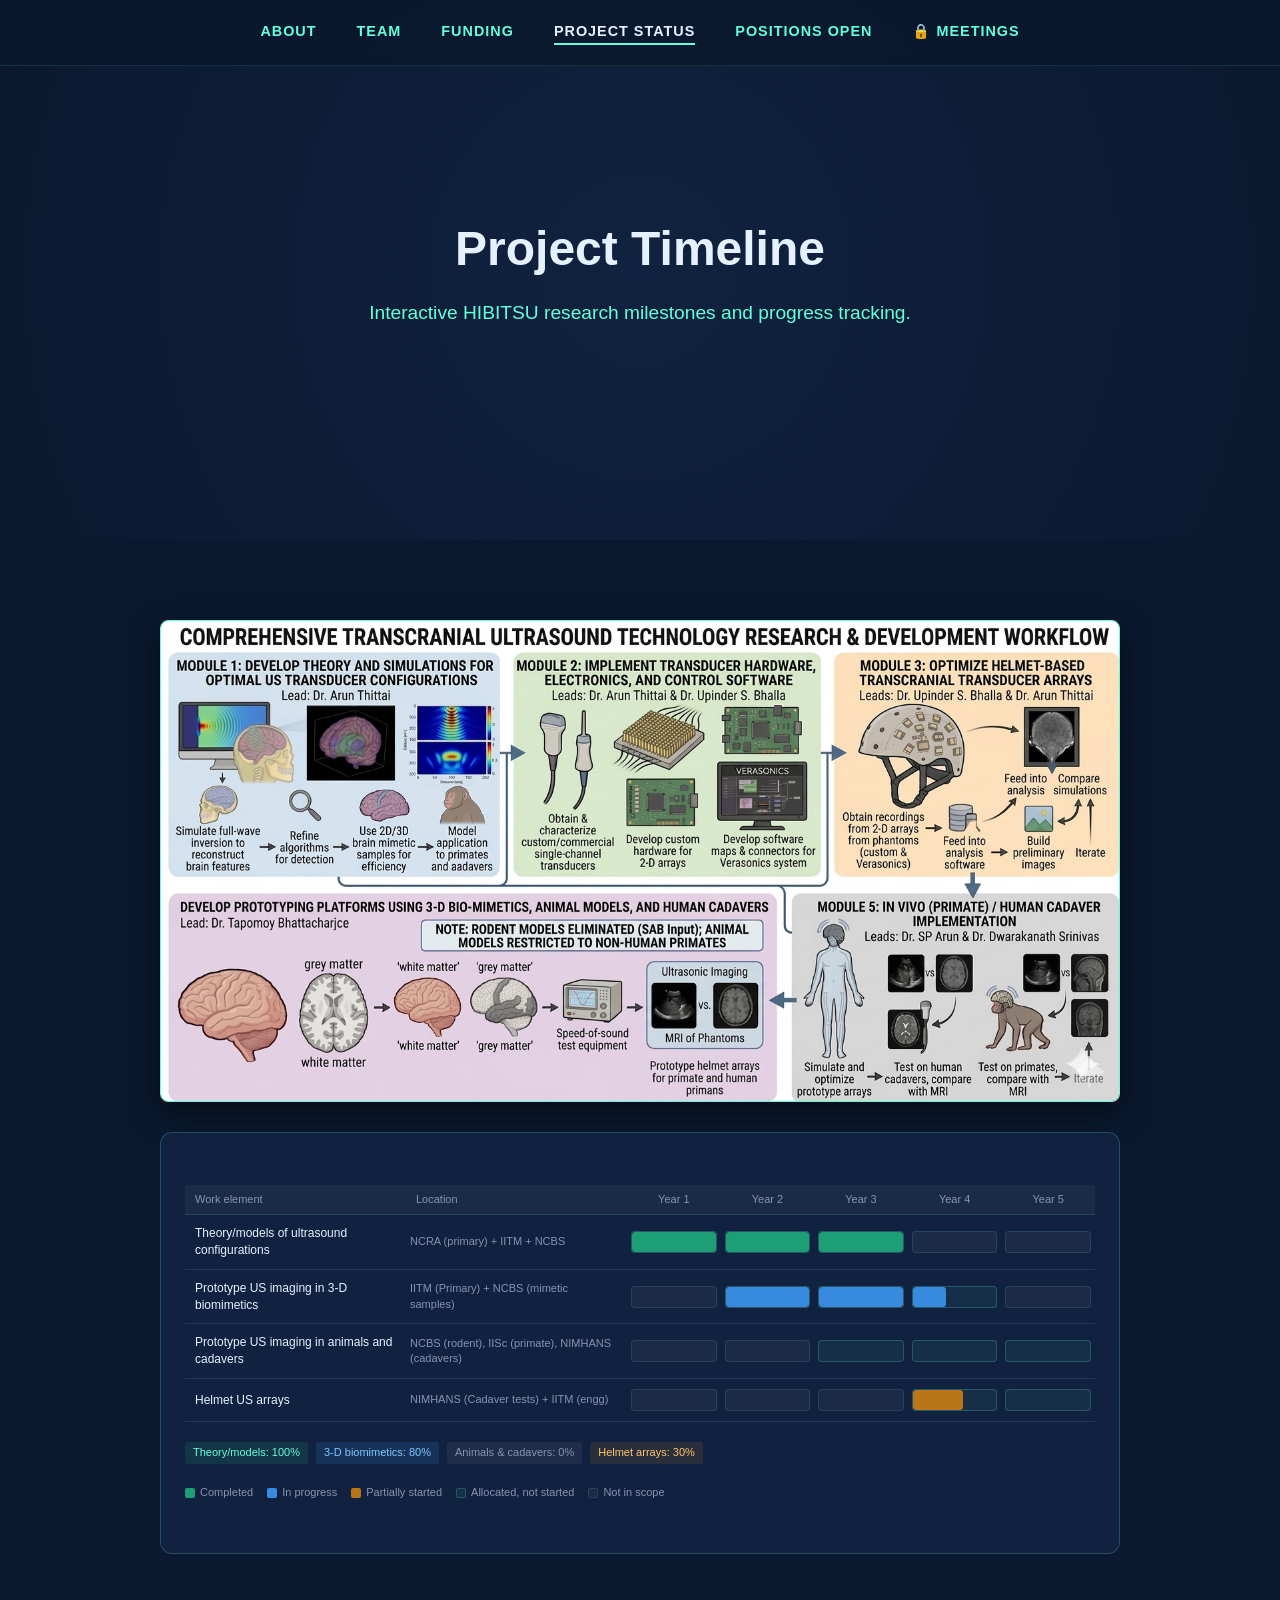
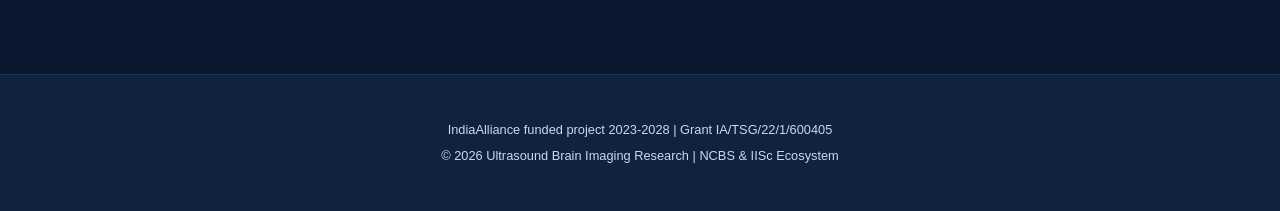
<file: status.html>
<!DOCTYPE html>
<html lang="en">
<head>
    <meta charset="UTF-8">
    <meta name="viewport" content="width=device-width, initial-scale=1.0">
    <title>Project Status | HIBITSU</title>
    <link rel="stylesheet" href="style.css">
    <style>
        .status-header-img {
            display: block;
            max-width: 100%;
            height: auto;
            margin: 0 auto 30px auto;
            border-radius: 8px;
            border: 1px solid var(--accent);
            box-shadow: 0 10px 30px rgba(0,0,0,0.5);
        }

        .status-container {
            max-width: 1100px;
            margin: 0 auto;
            background: var(--light-navy);
            padding: 28px 24px;
            border-radius: 12px;
            border: 1px solid rgba(100, 255, 218, 0.2);
            overflow-x: auto;

            /* Map the gantt chart's CSS variables to the site theme */
            --color-text-primary: #e6f1ff;
            --color-text-secondary: #8892b0;
            --color-background-secondary: rgba(255,255,255,0.04);
            --color-border-tertiary: rgba(100, 255, 218, 0.12);
        }

        /* ── Gantt chart styles (from gantt_chart_ultrasound_project.html) ── */
        .gantt-wrap { padding: 1.5rem 0; font-size: 13px; }
        .gantt-title { font-size: 15px; font-weight: 500; color: var(--color-text-primary); margin-bottom: 1.5rem; }
        .gantt-table { width: 100%; border-collapse: collapse; }
        .gantt-table th { font-size: 11px; font-weight: 500; color: var(--color-text-secondary); text-align: center; padding: 6px 4px; border-bottom: 0.5px solid var(--color-border-tertiary); background: var(--color-background-secondary); }
        .gantt-table th.left-header { text-align: left; padding-left: 10px; }
        .gantt-table td { padding: 10px 4px; vertical-align: middle; border-bottom: 0.5px solid var(--color-border-tertiary); }
        .gantt-table td.task-name { font-size: 12px; color: var(--color-text-primary); padding-left: 10px; padding-right: 12px; width: 170px; line-height: 1.4; }
        .gantt-table td.task-location { font-size: 11px; color: var(--color-text-secondary); padding-right: 12px; width: 170px; line-height: 1.4; }
        .gantt-table td.year-cell { width: 72px; text-align: center; position: relative; }
        .year-block { position: relative; height: 22px; border-radius: 4px; overflow: hidden; background: var(--color-background-secondary); border: 0.5px solid var(--color-border-tertiary); }
        .year-block.allocated { background: rgba(100,255,218,0.06); border-color: rgba(100,255,218,0.2); }
        .year-fill { height: 100%; border-radius: 3px; }
        .fill-complete { background: #1D9E75; }
        .fill-partial  { background: #378ADD; }
        .fill-none     { background: transparent; }
        .fill-amber    { background: #BA7517; }
        .pct-label { font-size: 10px; font-weight: 500; color: var(--color-text-secondary); margin-top: 4px; display: block; text-align: center; }
        .legend { display: flex; flex-wrap: wrap; gap: 14px; margin-top: 1.25rem; font-size: 11px; color: var(--color-text-secondary); }
        .legend-dot { width: 10px; height: 10px; border-radius: 2px; display: inline-block; margin-right: 5px; vertical-align: middle; }
    </style>
</head>
<body>

    <nav>
        <a href="index.html">About</a>
        <a href="team.html">Team</a>
        <a href="funding.html">Funding</a>
        <a href="status.html" style="color: var(--white); border-bottom: 2px solid var(--accent);">Project Status</a>
        <a href="positions.html">Positions Open</a>
        <a href="private.html">🔒 Meetings</a>
    </nav>

    <header>
        <h1>Project Timeline</h1>
        <p>Interactive HIBITSU research milestones and progress tracking.</p>
    </header>

    <section>
        <img src="4.jpg" alt="HIBITSU Research Progress" class="status-header-img">

        <div class="status-container">
          <div class="gantt-wrap">
            <h2 class="sr-only" style="position:absolute;width:1px;height:1px;overflow:hidden;clip:rect(0,0,0,0);">Gantt chart showing progress of ultrasound research project across 5 years</h2>

            <table class="gantt-table">
              <thead>
                <tr>
                  <th class="left-header" style="width:170px;">Work element</th>
                  <th class="left-header" style="width:170px;">Location</th>
                  <th>Year 1</th>
                  <th>Year 2</th>
                  <th>Year 3</th>
                  <th>Year 4</th>
                  <th>Year 5</th>
                </tr>
              </thead>
              <tbody>

                <!-- Row 1: Theory/models — 100% complete across Y1–Y3 -->
                <tr>
                  <td class="task-name">Theory/models of ultrasound configurations</td>
                  <td class="task-location">NCRA (primary) + IITM + NCBS</td>
                  <td class="year-cell">
                    <div class="year-block allocated"><div class="year-fill fill-complete" style="width:100%;"></div></div>
                  </td>
                  <td class="year-cell">
                    <div class="year-block allocated"><div class="year-fill fill-complete" style="width:100%;"></div></div>
                  </td>
                  <td class="year-cell">
                    <div class="year-block allocated"><div class="year-fill fill-complete" style="width:100%;"></div></div>
                  </td>
                  <td class="year-cell"><div class="year-block"></div></td>
                  <td class="year-cell"><div class="year-block"></div></td>
                </tr>

                <!-- Row 2: Prototype 3D biomimetics — 80% complete across Y2–Y4 -->
                <tr>
                  <td class="task-name">Prototype US imaging in 3-D biomimetics</td>
                  <td class="task-location">IITM (Primary) + NCBS (mimetic samples)</td>
                  <td class="year-cell"><div class="year-block"></div></td>
                  <td class="year-cell">
                    <div class="year-block allocated"><div class="year-fill fill-partial" style="width:100%;"></div></div>
                  </td>
                  <td class="year-cell">
                    <div class="year-block allocated"><div class="year-fill fill-partial" style="width:100%;"></div></div>
                  </td>
                  <td class="year-cell">
                    <div class="year-block allocated"><div class="year-fill fill-partial" style="width:40%;"></div></div>
                  </td>
                  <td class="year-cell"><div class="year-block"></div></td>
                </tr>

                <!-- Row 3: Animals & cadavers — 0% started across Y3–Y5 -->
                <tr>
                  <td class="task-name">Prototype US imaging in animals and cadavers</td>
                  <td class="task-location">NCBS (rodent), IISc (primate), NIMHANS (cadavers)</td>
                  <td class="year-cell"><div class="year-block"></div></td>
                  <td class="year-cell"><div class="year-block"></div></td>
                  <td class="year-cell">
                    <div class="year-block allocated"><div class="year-fill fill-none" style="width:0%;"></div></div>
                  </td>
                  <td class="year-cell">
                    <div class="year-block allocated"><div class="year-fill fill-none" style="width:0%;"></div></div>
                  </td>
                  <td class="year-cell">
                    <div class="year-block allocated"><div class="year-fill fill-none" style="width:0%;"></div></div>
                  </td>
                </tr>

                <!-- Row 4: Helmet US arrays — 30% complete across Y4–Y5 -->
                <tr>
                  <td class="task-name">Helmet US arrays</td>
                  <td class="task-location">NIMHANS (Cadaver tests) + IITM (engg)</td>
                  <td class="year-cell"><div class="year-block"></div></td>
                  <td class="year-cell"><div class="year-block"></div></td>
                  <td class="year-cell"><div class="year-block"></div></td>
                  <td class="year-cell">
                    <div class="year-block allocated"><div class="year-fill fill-amber" style="width:60%;"></div></div>
                  </td>
                  <td class="year-cell">
                    <div class="year-block allocated"><div class="year-fill fill-none" style="width:0%;"></div></div>
                  </td>
                </tr>

              </tbody>
            </table>

            <div style="margin-top: 1.25rem; display: flex; flex-wrap: wrap; gap: 12px; align-items: center;">
              <div style="display:flex; gap: 8px; align-items:center; font-size: 11px; color: #8892b0;">
                <span style="background:rgba(29,158,117,0.15); color:#64ffda; border-radius:3px; padding:2px 8px; font-weight:500;">Theory/models: 100%</span>
                <span style="background:rgba(55,138,221,0.15); color:#7ec8ff; border-radius:3px; padding:2px 8px; font-weight:500;">3-D biomimetics: 80%</span>
                <span style="background:rgba(255,255,255,0.05); color:#8892b0; border-radius:3px; padding:2px 8px; font-weight:500;">Animals & cadavers: 0%</span>
                <span style="background:rgba(186,117,23,0.15); color:#ffc56e; border-radius:3px; padding:2px 8px; font-weight:500;">Helmet arrays: 30%</span>
              </div>
            </div>

            <div class="legend">
              <span><span class="legend-dot" style="background:#1D9E75;"></span>Completed</span>
              <span><span class="legend-dot" style="background:#378ADD;"></span>In progress</span>
              <span><span class="legend-dot" style="background:#BA7517;"></span>Partially started</span>
              <span><span class="legend-dot" style="background:rgba(100,255,218,0.06); border: 0.5px solid rgba(100,255,218,0.2);"></span>Allocated, not started</span>
              <span><span class="legend-dot" style="background:rgba(255,255,255,0.04); border: 0.5px solid rgba(100,255,218,0.12);"></span>Not in scope</span>
            </div>
          </div>
        </div>
    </section>

    <footer>
        <p>IndiaAlliance funded project 2023-2028 | Grant IA/TSG/22/1/600405</p>
        <p>&copy; 2026 Ultrasound Brain Imaging Research | NCBS & IISc Ecosystem</p>
    </footer>
</body>
</html>
</file>
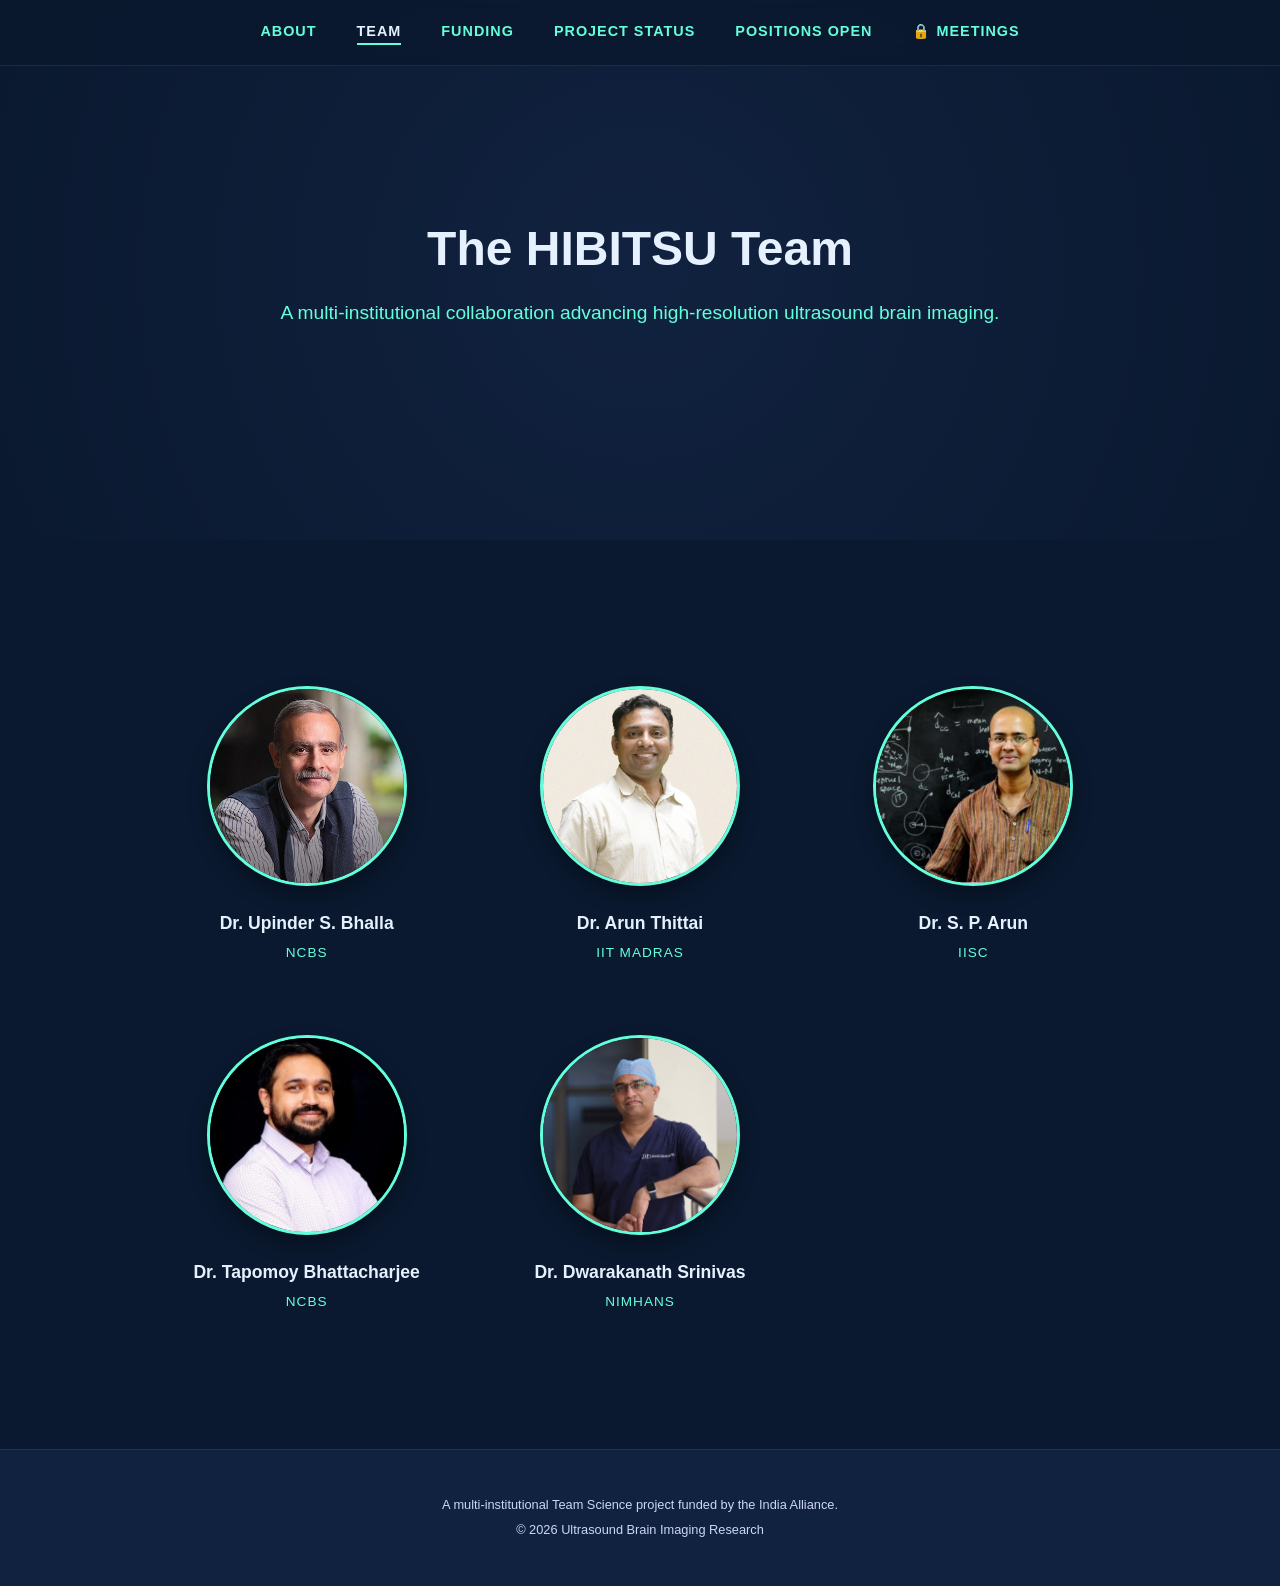
<file: team.html>
<!DOCTYPE html>
<html lang="en">
<head>
    <meta charset="UTF-8">
    <meta name="viewport" content="width=device-width, initial-scale=1.0">
    <title>Our Team | HIBITSU Project</title>
    <link rel="stylesheet" href="style.css">
    <style>
        .team-grid {
            display: grid;
            grid-template-columns: repeat(auto-fit, minmax(220px, 1fr));
            gap: 40px;
            margin-top: 50px;
            text-align: center;
        }

        .team-card {
            text-decoration: none;
            color: inherit;
            transition: transform 0.3s ease, border-color 0.3s ease;
            padding: 15px;
            border-radius: 12px;
            border: 1px solid transparent;
        }

        .team-card:hover {
            transform: translateY(-10px);
            border-color: var(--accent);
            background: rgba(100, 255, 218, 0.05);
        }

        .profile-img {
            width: 200px;
            height: 200px;
            object-fit: cover;
            border-radius: 50%;
            border: 3px solid var(--accent);
            box-shadow: 0 10px 20px rgba(0,0,0,0.3);
            margin-bottom: 15px;
        }

        .name {
            font-weight: bold;
            color: var(--white);
            font-size: 1.1rem;
            margin-bottom: 5px;
        }

        .institution {
            font-size: 0.85rem;
            color: var(--accent);
            text-transform: uppercase;
            letter-spacing: 1px;
        }
    </style>
</head>
<body>

<nav>
    <a href="index.html">About</a>
    <a href="team.html" style="color: var(--white); border-bottom: 2px solid var(--accent);">Team</a>
    <a href="funding.html">Funding</a>
    <a href="status.html">Project Status</a>
    <a href="positions.html">Positions Open</a>
    <a href="private.html">🔒 Meetings</a>
</nav>
    <header>
        <h1>The HIBITSU Team</h1>
        <p>A multi-institutional collaboration advancing high-resolution ultrasound brain imaging.</p>
    </header>

    <section>
        <div class="team-grid">
            
            <a href="https://www.ncbs.res.in/faculty/bhalla" target="_blank" class="team-card">
                <img src="upi.jpg" alt="Dr. Upinder S. Bhalla" class="profile-img">
                <div class="name">Dr. Upinder S. Bhalla</div>
                <div class="institution">NCBS</div>
            </a>

            <a href="https://apm.iitm.ac.in/pages/profile-arunk.thittai" target="_blank" class="team-card">
                <img src="arun_iitm.png" alt="Dr. Arun Thittai" class="profile-img">
                <div class="name">Dr. Arun Thittai</div>
                <div class="institution">IIT Madras</div>
            </a>

            <a href="https://cns.iisc.ac.in/people/sp-arun/" target="_blank" class="team-card">
                <img src="sp-arun.jpg" alt="Dr. S. P. Arun" class="profile-img">
                <div class="name">Dr. S. P. Arun</div>
                <div class="institution">IISc</div>
            </a>

            <a href="https://www.ncbs.res.in/faculty/tapa" target="_blank" class="team-card">
                <img src="tapa.jpeg" alt="Dr. Tapomoy Bhattacharjee" class="profile-img">
                <div class="name">Dr. Tapomoy Bhattacharjee</div>
                <div class="institution">NCBS</div>
            </a>

            <a href="https://pdmd.nimhans.ac.in/doctor/dr-dwarakanath-srinivas/" target="_blank" class="team-card">
                <img src="ds.jpeg" alt="Dr. Dwarakanath Srinivas" class="profile-img">
                <div class="name">Dr. Dwarakanath Srinivas</div>
                <div class="institution">NIMHANS</div>
            </a>

        </div>
    </section>

    <footer>
        <p>A multi-institutional Team Science project funded by the India Alliance.</p>
        <p>&copy; 2026 Ultrasound Brain Imaging Research</p>
    </footer>

</body>
</html>
</file>
<file: style.css>
/* style.css */
:root {
    --navy: #0a192f;
    --light-navy: #112240;
    --accent: #64ffda;
    --text: #ccd6f6;
    --white: #e6f1ff;
}

* {
    box-sizing: border-box;
    margin: 0;
    padding: 0;
}

body {
    font-family: 'Segoe UI', Roboto, -apple-system, sans-serif;
    background-color: var(--navy);
    color: var(--text);
    line-height: 1.6;
    scroll-behavior: smooth;
}

/* Navigation */
nav {
    position: fixed;
    top: 0;
    width: 100%;
    background: rgba(10, 25, 47, 0.9);
    backdrop-filter: blur(10px);
    display: flex;
    justify-content: center;
    padding: 20px 0;
    z-index: 1000;
    border-bottom: 1px solid rgba(100, 255, 218, 0.1);
}

nav a {
    color: var(--accent);
    text-decoration: none;
    margin: 0 20px;
    font-weight: 600;
    font-size: 0.9rem;
    text-transform: uppercase;
    letter-spacing: 1px;
    transition: 0.3s;
}

nav a:hover {
    color: var(--white);
}

/* Hero Section */
header {
    height: 60vh;
    display: flex;
    flex-direction: column;
    justify-content: center;
    align-items: center;
    text-align: center;
    padding: 0 20px;
    background: radial-gradient(circle at center, var(--light-navy) 0%, var(--navy) 100%);
}

header h1 {
    font-size: 3rem;
    color: var(--white);
    margin-bottom: 10px;
}

header p {
    font-size: 1.2rem;
    color: var(--accent);
}

/* Main Content Section */
section {
    max-width: 1000px;
    margin: 60px auto;
    padding: 20px;
}

h2 {
    color: var(--white);
    border-left: 4px solid var(--accent);
    padding-left: 15px;
    margin-bottom: 30px;
}

/* Imaging Gallery Grid */
.gallery {
    display: grid;
    grid-template-columns: repeat(auto-fit, minmax(250px, 1fr));
    gap: 20px;
    margin-top: 40px;
}

.gallery-item {
    background: var(--light-navy);
    padding: 10px;
    border-radius: 8px;
    transition: transform 0.3s ease;
}

.gallery-item:hover {
    transform: translateY(-5px);
    border: 1px solid var(--accent);
}

.gallery img {
    width: 100%;
    height: auto;
    border-radius: 4px;
    display: block;
}

/* Responsive Image Map Container */
.map-container {
    position: relative;
    width: 100%;
    max-width: 800px;
    margin: 0 auto;
}

.map-container img {
    width: 100%;
    height: auto;
}

/* Footer */
footer {
    text-align: center;
    padding: 40px 20px;
    background: var(--light-navy);
    margin-top: 100px;
    font-size: 0.8rem;
    border-top: 1px solid rgba(100, 255, 218, 0.1);
}

footer p {
    margin: 5px 0;
}
</file>
